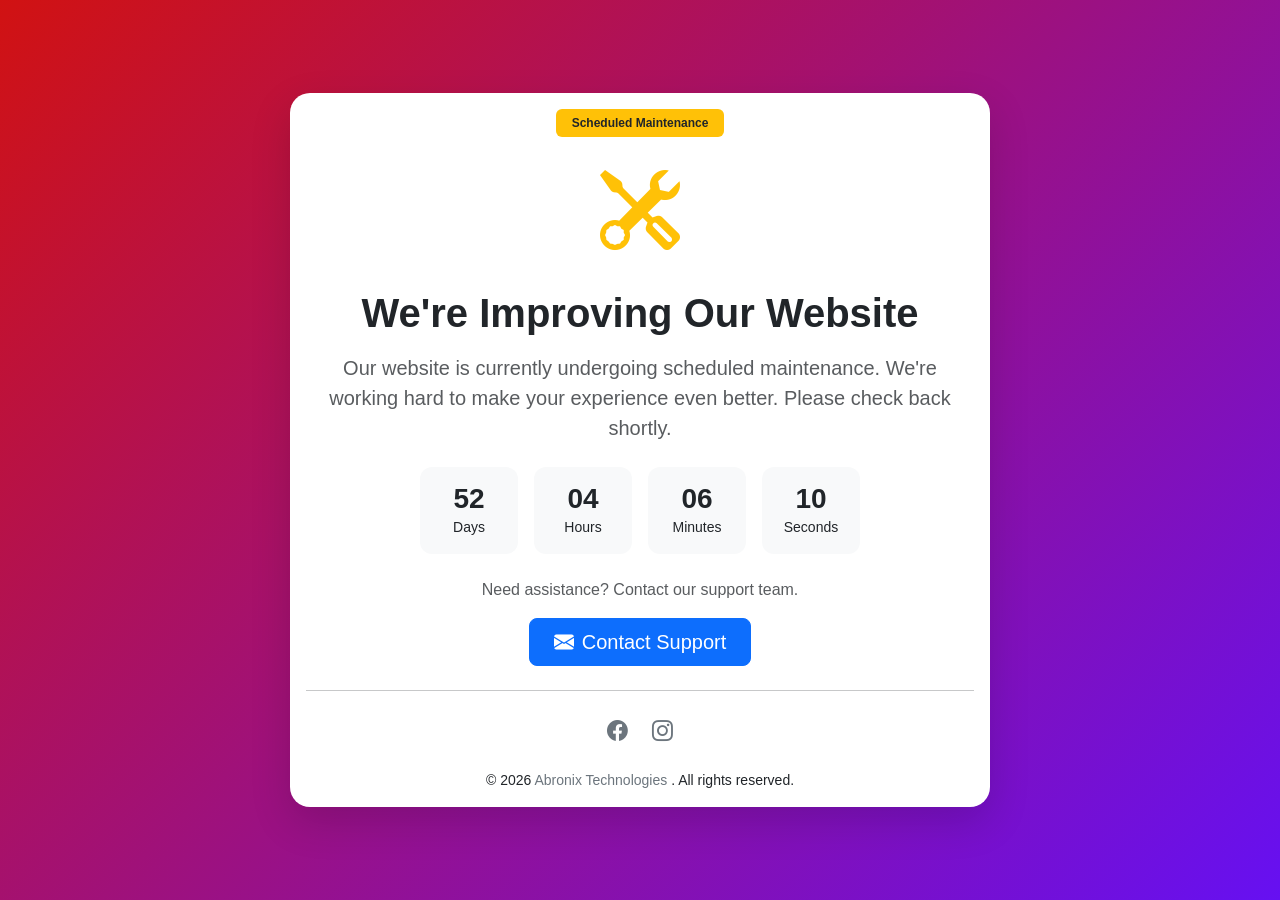
<file: appoffline.html>
<!DOCTYPE html>
<html lang="en">
<head>
    <meta charset="UTF-8">
    <meta name="viewport" content="width=device-width, initial-scale=1.0">
    <title>Site Under Maintenance</title>
    <meta name="description" content="We're currently performing scheduled maintenance. We'll be back shortly.">

    <!-- Bootstrap 5.3.3 -->
    <link href="https://cdn.jsdelivr.net/npm/bootstrap@5.3.3/dist/css/bootstrap.min.css" rel="stylesheet">

    <!-- Bootstrap Icons -->
    <link href="https://cdn.jsdelivr.net/npm/bootstrap-icons@1.11.3/font/bootstrap-icons.min.css" rel="stylesheet">

    <style>
        body {
            min-height: 100vh;
            background: linear-gradient(135deg, #d11212, #6610f2);
            display: flex;
            align-items: center;
            justify-content: center;
            font-family: "Segoe UI", sans-serif;
        }

        .maintenance-card {
            max-width: 700px;
            width: 100%;
            border: none;
            border-radius: 20px;
            overflow: hidden;
            box-shadow: 0 15px 40px rgba(0,0,0,.15);
        }

        .maintenance-icon {
            font-size: 5rem;
            color: #ffc107;
        }

        .countdown-box {
            background: #f8f9fa;
            border-radius: 12px;
            padding: 15px;
        }

        .social-links a {
            text-decoration: none;
            font-size: 1.3rem;
            margin: 0 10px;
            color: #6c757d;
            transition: .3s;
        }

            .social-links a:hover {
                color: #0d6efd;
            }

        .copyright-link {
            color: #6c757d;
            text-decoration: none;
            transition: color .3s ease;
        }

            .copyright-link:hover {
                color: #c11234;
            }
    </style>
</head>
<body>

    <div class="container">
        <div class="card maintenance-card mx-auto">
            <div class="card-body text-center p-3">

                <span class="badge bg-warning text-dark px-3 py-2 mb-3">Scheduled Maintenance
                </span>

                <div class="maintenance-icon mb-3">
                    <i class="bi bi-tools"></i>
                </div>

                <h1 class="fw-bold mb-3">We're Improving Our Website
                </h1>

                <p class="lead text-muted mb-4">
                    Our website is currently undergoing scheduled maintenance.
                We're working hard to make your experience even better.
                Please check back shortly.
                </p>


                <!-- Optional Countdown -->
                <div class="row g-3 justify-content-center mb-4">
                    <div class="col-4 col-md-2">
                        <div class="countdown-box text-center">
                            <h3 id="days" class="mb-0 fw-bold">00</h3>
                            <small>Days</small>
                        </div>
                    </div>

                    <div class="col-4 col-md-2">
                        <div class="countdown-box text-center">
                            <h3 id="hours" class="mb-0 fw-bold">00</h3>
                            <small>Hours</small>
                        </div>
                    </div>

                    <div class="col-4 col-md-2">
                        <div class="countdown-box text-center">
                            <h3 id="minutes" class="mb-0 fw-bold">00</h3>
                            <small>Minutes</small>
                        </div>
                    </div>

                    <div class="col-4 col-md-2">
                        <div class="countdown-box text-center">
                            <h3 id="seconds" class="mb-0 fw-bold">00</h3>
                            <small>Seconds</small>
                        </div>
                    </div>
                </div>

                <p id="countdown-message" class="text-muted"></p>

                <div class="text-center mt-4">
                    <p class="text-muted mb-3">
                        Need assistance? Contact our support team.
                    </p>

                    <a href="mailto:abronixtechnologies@gmail.com" class="btn btn-primary btn-lg px-4">
                        <i class="bi bi-envelope-fill me-2"></i>Contact Support
                    </a>
                </div>

                <hr class="my-4">

                <div class="social-links">
                    <a href="https://www.facebook.com/AbronixTechnologies"><i class="bi bi-facebook"></i></a>
                    <a href="#" class="d-none"><i class="bi bi-twitter-x"></i></a>
                    <a href="https://www.instagram.com/AbronixTechnologies"><i class="bi bi-instagram"></i></a>
                    <a href="#" class="d-none"><i class="bi bi-linkedin"></i></a>
                </div>

                <p class="small mt-4 mb-0">
                    © 2026
			    <a href="https://abronixtechnologies.github.io/abronix-landing/"
                    target="_blank"
                    rel="noopener noreferrer"
                    class="copyright-link">Abronix Technologies
                </a>.
			    All rights reserved.
                </p>

            </div>
        </div>
    </div>
    <script>
        // Set your maintenance end date/time
    const targetDate = new Date("2027-01-25T23:59:59").getTime();

        function updateCountdown() {
            const now = new Date().getTime();
            const distance = targetDate - now;

            if (distance <= 0) {
                document.getElementById("days").textContent = "00";
                document.getElementById("hours").textContent = "00";
                document.getElementById("minutes").textContent = "00";
                document.getElementById("seconds").textContent = "00";

                document.getElementById("countdown-message").innerHTML =
                    '<span class="text-success fw-semibold">✅ Maintenance completed. The website should be available now.</span>';

                clearInterval(timer);
                return;
            }

            const days = Math.floor(distance / (1000 * 60 * 60 * 24));
            const hours = Math.floor((distance % (1000 * 60 * 60 * 24)) / (1000 * 60 * 60));
            const minutes = Math.floor((distance % (1000 * 60 * 60)) / (1000 * 60));
            const seconds = Math.floor((distance % (1000 * 60)) / 1000);

            document.getElementById("days").textContent = String(days).padStart(2, "0");
            document.getElementById("hours").textContent = String(hours).padStart(2, "0");
            document.getElementById("minutes").textContent = String(minutes).padStart(2, "0");
            document.getElementById("seconds").textContent = String(seconds).padStart(2, "0");
        }

        updateCountdown(); // Initial call
    const timer = setInterval(updateCountdown, 1000);
    </script>
</body>
</html>
</file>
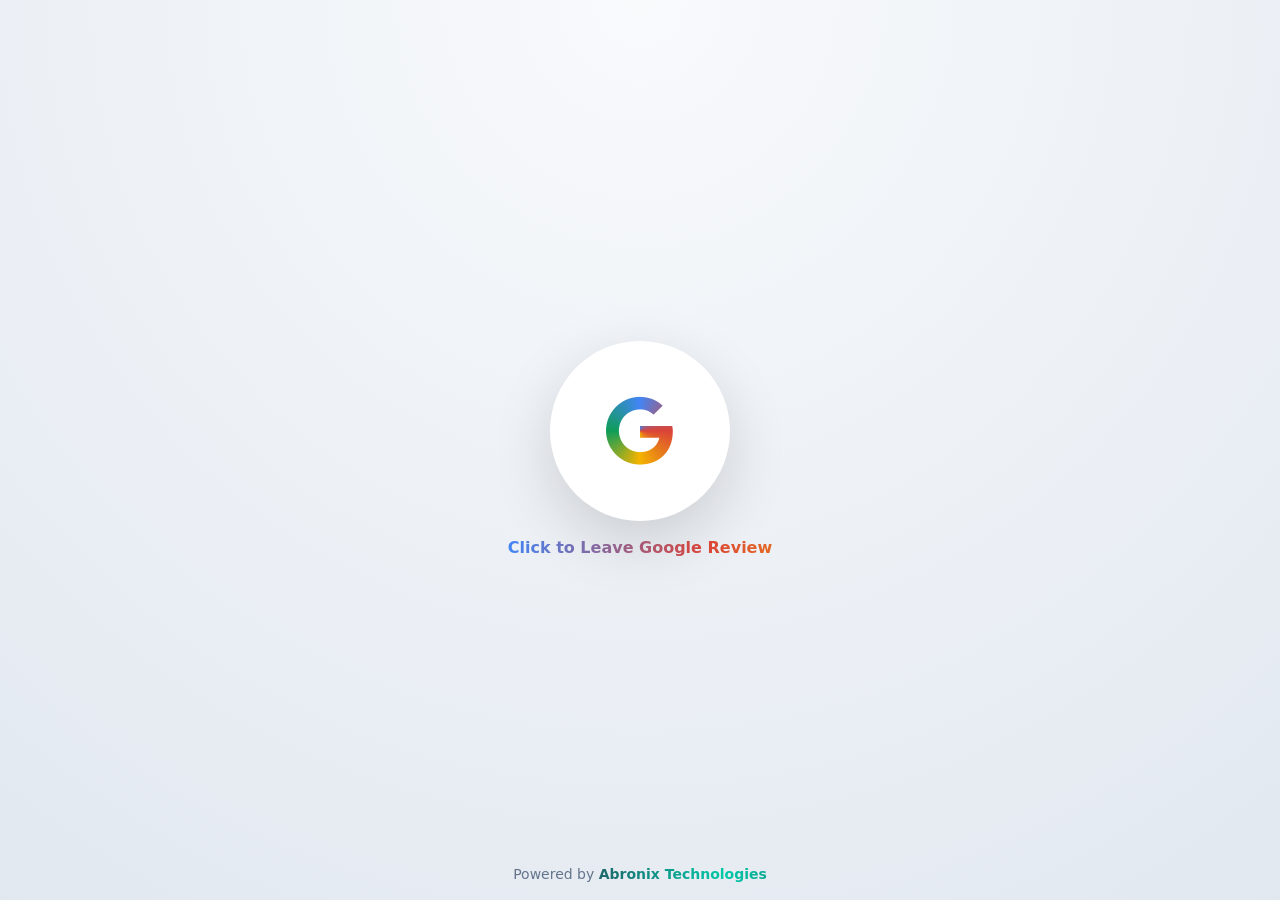
<file: google-review.html>
<!doctype html>
<html lang="en">
<head>
    <meta charset="utf-8">
    <meta name="viewport" content="width=device-width, initial-scale=1">

    <title>Balloon Decorations Anand And All Events Google Review</title>

    <!-- SEO Meta Tags -->
    <meta name="description" content="Read Google Reviews for Balloon Decorations Anand and All Events. Trusted balloon decoration services for birthdays, anniversaries, weddings, baby showers, corporate events, and special celebrations in Anand, Gujarat.">
    <meta name="keywords" content="Balloon Decorations Anand, Balloon Decorator Anand, Event Decoration Anand, Birthday Decoration Anand, Google Reviews, Party Decoration Gujarat, Wedding Decoration Anand">
    <meta name="author" content="Balloon Decorations Anand And All Events">
    <meta name="robots" content="index, follow">

    <!-- GOOGLE SEARCH CONSOLE --> 
    <!-- Replace with actual code after verification --> 
    <meta name="google-site-verification" content="BKKp4MAtDYce9E1KdZ9TclviGkEOBmXg_sfoEr4LxzI" />
    
    <!-- Canonical URL -->
    <link rel="canonical" href="https://balloondecorationanand.github.io/landing/">

    <!-- Open Graph Tags -->
    <meta property="og:type" content="website">
    <meta property="og:title" content="Balloon Decorations Anand And All Events Google Review">
    <meta property="og:description" content="See customer Google Reviews for Balloon Decorations Anand and All Events. Professional balloon decoration and event setup services in Anand, Gujarat.">
    <meta property="og:url" content="https://balloondecorationanand.github.io/landing/">
    <meta property="og:site_name" content="Balloon Decorations Anand And All Events">
    <meta property="og:image" content="https://balloondecorationanand.github.io/landing/images/og-image.png">
    <meta property="og:image:width" content="1200">
    <meta property="og:image:height" content="630">

    <!-- Twitter Card Tags -->
    <!-- <meta name="twitter:card" content="summary_large_image">
    <meta name="twitter:title" content="Balloon Decorations Anand And All Events Google Review">
    <meta name="twitter:description" content="Read genuine Google Reviews from customers who booked balloon decoration and event services in Anand, Gujarat.">
    <meta name="twitter:image" content="https://balloondecorationanand.github.io/landing/images/og-image.png"> -->

    <!-- Favicon -->
    <link rel="icon" type="image/png" href="images/favicon.ico">
    <link rel="apple-touch-icon" href="images/apple-touch-icon.png">
    <link rel="icon" type="image/png" sizes="32x32" href="images/favicon-32x32.png">
    <link rel="icon" type="image/png" sizes="16x16" href="images/favicon-16x16.png">
    <link rel="apple-touch-icon" sizes="180x180" href="images/apple-touch-icon.png">

    <!-- Theme Color -->
    <meta name="theme-color" content="#ff4081">

    <!-- Bootstrap 5.3.3 -->
    <link href="https://cdn.jsdelivr.net/npm/bootstrap@5.3.3/dist/css/bootstrap.min.css" rel="stylesheet">

    <!-- Font Awesome -->
    <link href="https://cdnjs.cloudflare.com/ajax/libs/font-awesome/6.5.0/css/all.min.css" rel="stylesheet">

    <style>
        :root {
            --primary:#1d676b;
        }

        body {
            background: radial-gradient(circle at top,#f8fafc,#e2e8f0);
            height: 100vh;
            display: flex;
            align-items: center;
            justify-content: center;
        }

        /* CENTER ICON */
        .google-btn {
            width: 180px;
            height: 180px;
            border-radius: 50%;
            background: white;
            box-shadow: 0 20px 60px rgba(0,0,0,.15);
            display: flex;
            align-items: center;
            justify-content: center;
            cursor: pointer;
            transition: 0.3s;
            animation: float 2.5s ease-in-out infinite;
            margin: 0 auto;
        }

            .google-btn:hover {
                transform: scale(1.05);
                box-shadow: 0 25px 80px rgba(0,0,0,.25);
            }

            .google-btn i {
                font-size: 70px;
                background: conic-gradient( #4285F4, #DB4437, #F4B400, #0F9D58, #4285F4 );
                -webkit-background-clip: text;
                -webkit-text-fill-color: transparent;
            }

        /* FLOAT ANIMATION */
        @keyframes float {
            0% {
                transform: translateY(0px);
            }

            50% {
                transform: translateY(-12px);
            }

            100% {
                transform: translateY(0px);
            }
        }

        /* LABEL */
        .text-label {
            margin-top: 15px;
            text-align: center;
            font-weight: 700;
            background: linear-gradient( 90deg, #4285F4, #DB4437, #F4B400, #0F9D58, #4285F4 );
            background-size: 300% auto;
            -webkit-background-clip: text;
            -webkit-text-fill-color: transparent;
            animation: googleShine 3s linear infinite;
        }

        @keyframes googleShine {
            to {
                background-position: 300% center;
            }
        }


        /* =========================
             GOOGLE REVIEW MODAL
        ========================= */
        label {
            font-size: 14px;
            font-weight: 600;
            margin-bottom: 6px;
        }

        .review-modal {
            border-radius: 18px;
            border: none;
            box-shadow: 0 20px 50px rgba(0,0,0,.15);
        }

            .review-modal .modal-header {
                background: var(--primary);
                color: white;
            }

            .review-modal .btn-close {
                background-color: #fff;
                border-radius: 50%;
                padding: 10px;
                opacity: 1;
            }

        /*.modal-dialog.modal-sm {
            max-width: 400px;
        }*/

        textarea {
            resize: none;
            font-size: 14px;
            line-height: 1.4;
            min-height: 140px;
        }

        #reviewText {
            height: auto;
        }

        .stars {
            display: flex;
            gap: 6px;
        }

            .stars i {
                font-size: 20px;
                cursor: pointer;
                color: #ddd;
            }

                .stars i.active {
                    color: #ffb400;
                }

        /* Footer */
        .footer-powered {
            position: fixed;
            bottom: 15px;
            left: 50%;
            transform: translateX(-50%);
            font-size: 14px;
            text-align: center;
            color: #64748b;
            width:100%
        }

            .footer-powered a {
                text-decoration: none;
                font-weight: 700;
                background: linear-gradient( 90deg, #1d676b, #00c9a7, #1d676b, #00c9a7, #1d676b );
                background-size: 300% auto;
                -webkit-background-clip: text;
                -webkit-text-fill-color: transparent;
                animation: textShine 3s linear infinite;
            }

                .footer-powered a:hover {
                    animation-duration: 1s;
                }

        @keyframes textShine {
            0% {
                background-position: 0% center;
            }

            100% {
                background-position: 300% center;
            }
        }
    </style>
</head>

<body>

    <!-- CENTER BUTTON -->
    <div class="text-center">
        <div class="google-btn" data-bs-toggle="modal" data-bs-target="#reviewModal">
            <i class="fa-brands fa-google"></i>
        </div>
        <div class="text-label">Click to Leave Google Review</div>
    </div>


    <!-- TOAST -->
    <div class="toast-container position-fixed top-0 start-50 translate-middle-x p-3" style="z-index: 99999;">
        <div id="reviewToast" class="toast text-bg-success border-0">
            <div class="d-flex">
                <div class="toast-body" id="toastMsg">Thank you!</div>
                <button class="btn-close btn-close-white me-2 m-auto" data-bs-dismiss="toast"></button>
            </div>
        </div>
    </div>
    <!-- =========================
     YOUR MODAL (UNCHANGED)
========================= -->
    <div class="modal fade" id="reviewModal" tabindex="-1">
        <div class="modal-dialog modal-dialog-centered modal-dialog-scrollable">
            <div class="modal-content review-modal">

                <div class="modal-header">
                    <h5 class="modal-title">
                        <i class="fa-solid fa-star me-2"></i>Leave Google Review
                    </h5>
                    <button class="btn-close" data-bs-dismiss="modal"></button>
                </div>

                <div class="modal-body">

                    <label>Name</label>
                    <input type="text" id="rName" class="form-control">

                    <label class="mt-2">Occasion</label>
                    <select id="rOccasion" class="form-select"></select>

                    <label class="mt-2">Occasion Rating</label>
                    <div id="occasionStars" class="stars"></div>

                    <label class="mt-2">Overall Rating</label>
                    <div id="overallStars" class="stars"></div>

                    <label class="mt-2">Review</label>
                    <textarea id="reviewText" class="form-control" rows="7"></textarea>

                    <button id="submitReview" class="btn btn-success w-100 mt-3">
                        Submit Review
                    </button>

                </div>

            </div>
        </div>
    </div>

    <!-- Footer -->
    <footer class="footer-powered">
        Powered by
    <a href="https://abronixtechnologies.github.io/abronix-landing/" target="_blank" rel="noopener noreferrer">Abronix Technologies
    </a>
    </footer>

    <!-- Bootstrap JS -->
    <script src="https://cdn.jsdelivr.net/npm/bootstrap@5.3.3/dist/js/bootstrap.bundle.min.js"></script>

    <!-- External JS file -->
    <script src="js/review.js"></script>
    <!--<script src="js/maintenance.js"></script>-->
</body>
</html>
</file>
